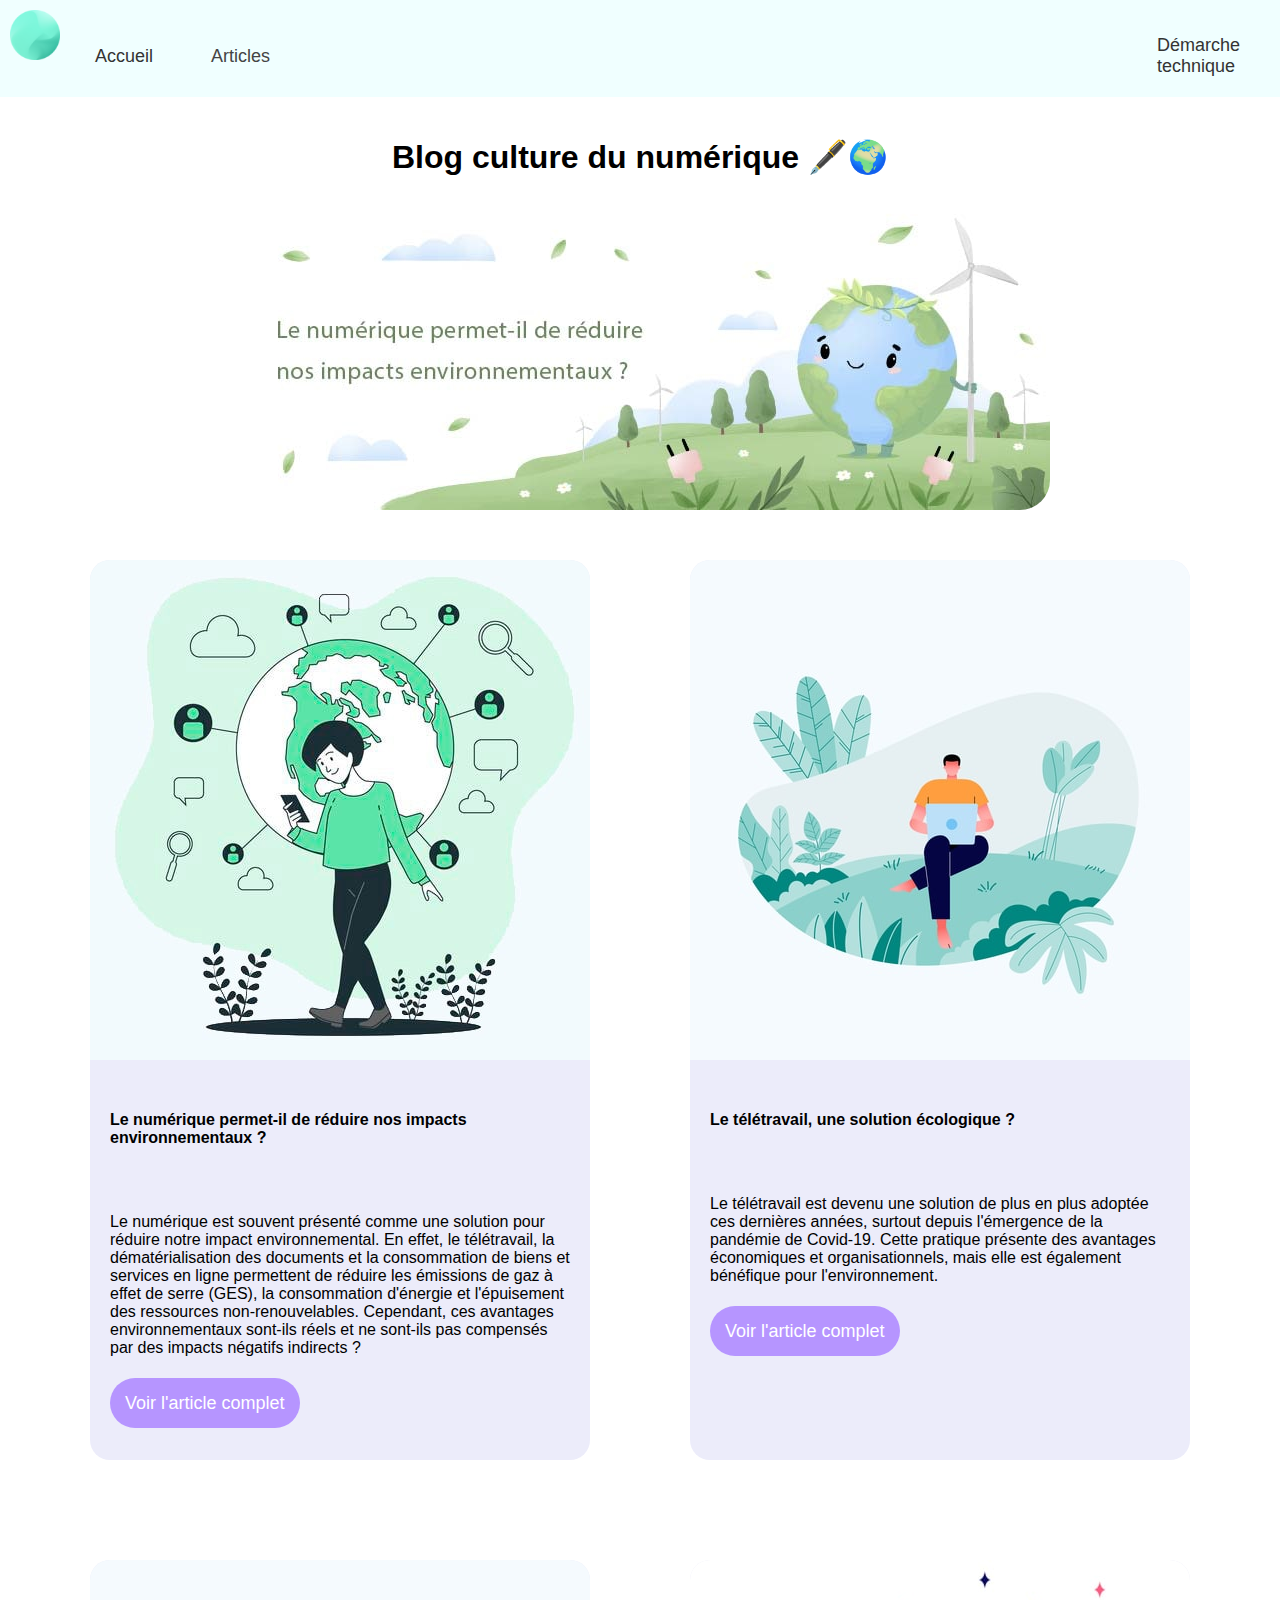
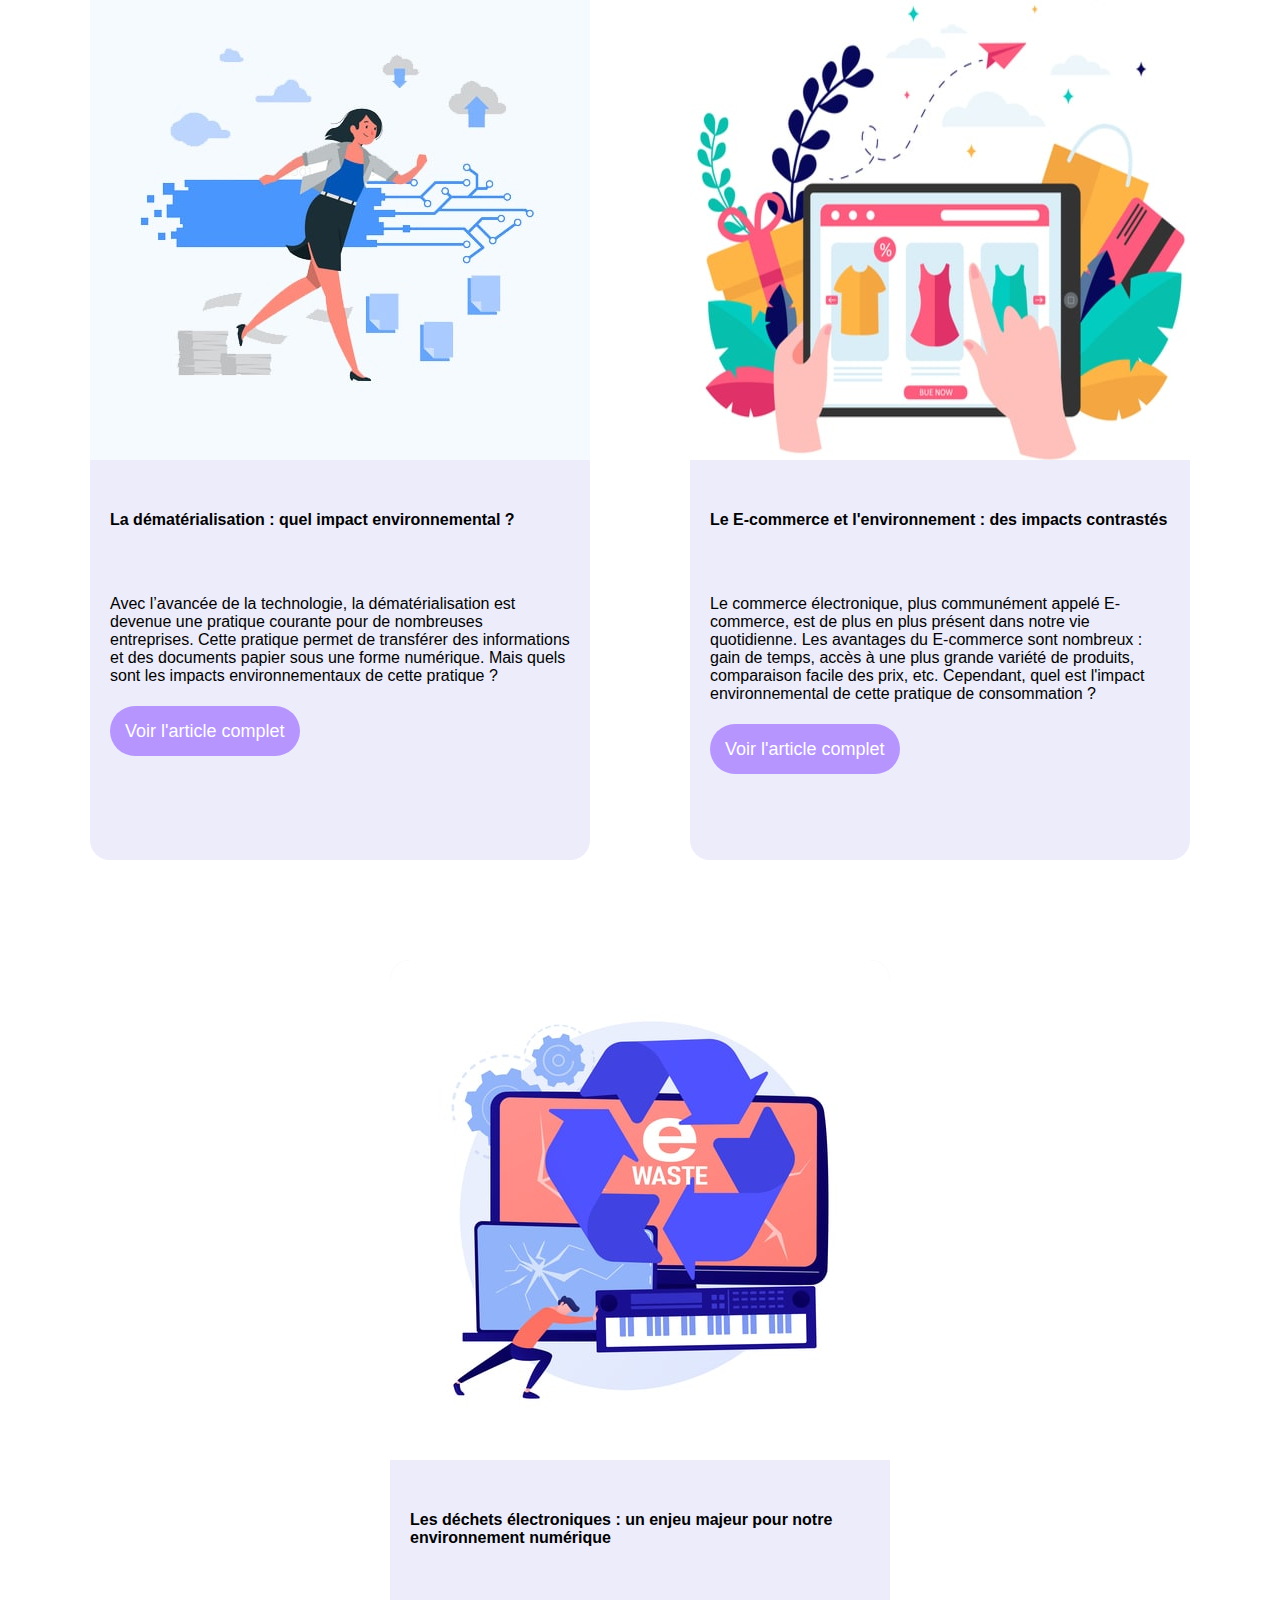
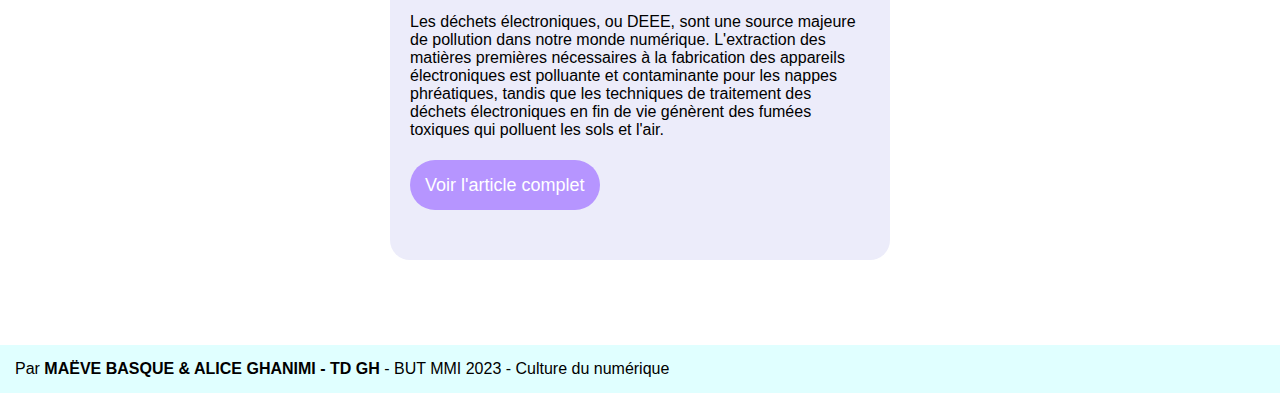
<file: index.html>
<!DOCTYPE html>
<html lang="fr">
  <head>
    <meta charset="UTF-8">
    <meta name="viewport" content="width=device-width, initial-scale=1.0">
    <link rel="stylesheet" href="css/style.css">
    <script src="js/script.js"></script>
    <title>Blog culture du numérique</title>
  </head>
  <body>

    <!-- Menu -->
    <nav>
      <a href="index.html"><img id="logo" src="images/logo.png" alt="Logo"></a>
      <ul id="ul-container">
        <li class="hover">
          <a id="acceuil" href="index.html">Accueil</a>
        </li>
        <!-- https://www.w3schools.com/howto/howto_js_collapsible.asp -->
        <li>
          <button type="button" class="hover collapsible">Articles</button>
          <ul class="content">
            <li><a href="article.html">Le numérique permet-il de réduire nos impacts environnementaux ?</a></li>
            <li><a href="article2.html">Le télétravail, une solution écologique ?</a></li>
            <li><a href="article3.html">La dématérialisation : quel impact environnemental ?</a></li>
            <li><a href="article4.html">Le E-commerce et l'environnement : des impacts contrastés</a></li>
            <li><a href="article5.html">Les déchets électroniques : un enjeu majeur pour notre environnement numérique</a></li>
          </ul>
        </li>
        <li class="hover">
          <a href="technique.html">Démarche technique</a>
        </li>
      </ul>
    </nav>

    <div id="index-container">
        <h1>Blog culture du numérique 🖋️🌍</h1>
        <img id="header" src="images/header.jpg" alt="header">
      <!-- Articles -->
      <main class="main">
      <div class="article">
        <img src="images/article_1.jpg" alt="description de la photo">
        <div>
          <h5>Le numérique permet-il de réduire nos impacts environnementaux ?</h5>
          <p>Le numérique est souvent présenté comme une solution pour réduire notre impact environnemental. En effet, le télétravail, la dématérialisation des documents et la consommation de biens et services en ligne permettent de réduire les émissions de gaz à effet de serre (GES), la consommation d'énergie et l'épuisement des ressources non-renouvelables. Cependant, ces avantages environnementaux sont-ils réels et ne sont-ils pas compensés par des impacts négatifs indirects ?</p>
          <a href="article.html">Voir l'article complet</a>
        </div>
      </div>

     <div class="article">
        <img src="images/article_2.jpg" alt="description de la photo">
        <div>
          <h5>Le télétravail, une solution écologique ?</h5>
          <p>Le télétravail est devenu une solution de plus en plus adoptée ces dernières années, surtout depuis l'émergence de la pandémie de Covid-19. Cette pratique présente des avantages économiques et organisationnels, mais elle est également bénéfique pour l'environnement.</p>
          <a href="article2.html">Voir l'article complet</a>
        </div>
      </div>

      <div class="article">
        <img src="images/article_3.jpg" alt="description de la photo">
        <div>
          <h5>La dématérialisation : quel impact environnemental ?</h5>
          <p>Avec l’avancée de la technologie, la dématérialisation est devenue une pratique courante pour de nombreuses entreprises. Cette pratique permet de transférer des informations et des documents papier sous une forme numérique. Mais quels sont les impacts environnementaux de cette pratique ?</p>
          <a href="article3.html">Voir l'article complet</a>
        </div>
      </div>
      <div class="article">
        <img src="images/article_4.jpg" alt="description de la photo">
        <div>
          <h5>Le E-commerce et l'environnement : des impacts contrastés</h5>
          <p>Le commerce électronique, plus communément appelé E-commerce, est de plus en plus présent dans notre vie quotidienne. Les avantages du E-commerce sont nombreux : gain de temps, accès à une plus grande variété de produits, comparaison facile des prix, etc. Cependant, quel est l'impact environnemental de cette pratique de consommation ?</p>
          <a href="article4.html">Voir l'article complet</a>
        </div>
      </div>
      <div class="article">
        <img src="images/article_5.jpg" alt="description de la photo">
        <div>
          <h5>Les déchets électroniques : un enjeu majeur pour notre environnement numérique</h5>
          <p>Les déchets électroniques, ou DEEE, sont une source majeure de pollution dans notre monde numérique. L'extraction des matières premières nécessaires à la fabrication des appareils électroniques est polluante et contaminante pour les nappes phréatiques, tandis que les techniques de traitement des déchets électroniques en fin de vie génèrent des fumées toxiques qui polluent les sols et l'air.</p>
          <a href="article5.html">Voir l'article complet</a>
        </div>
      </div>
    </main>
    </div>
  <!-- Footer -->
    <footer>
      <p>Par <span style="font-weight: bold; text-transform: uppercase;">Maëve Basque & Alice Ghanimi - TD GH</span> - BUT MMI 2023 - Culture du numérique</p>
    </footer>
</body>
</html>
</file>
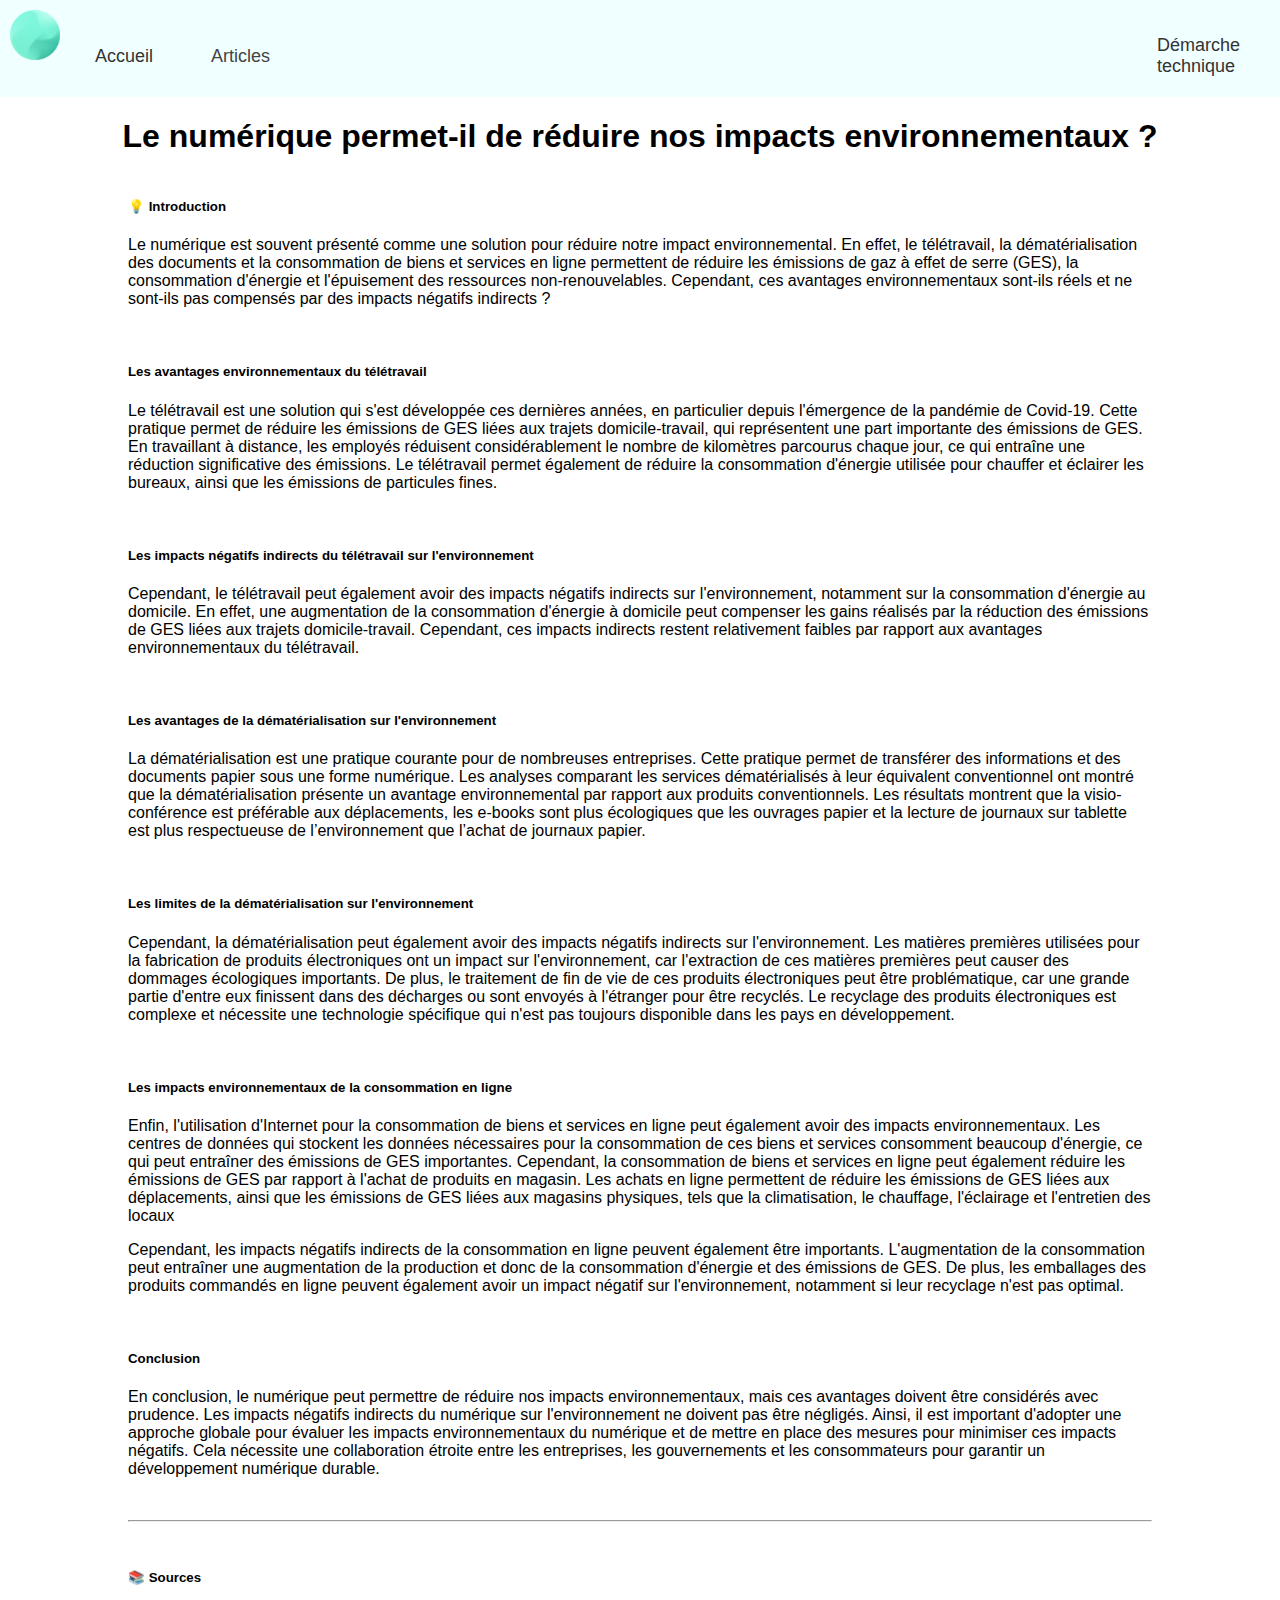
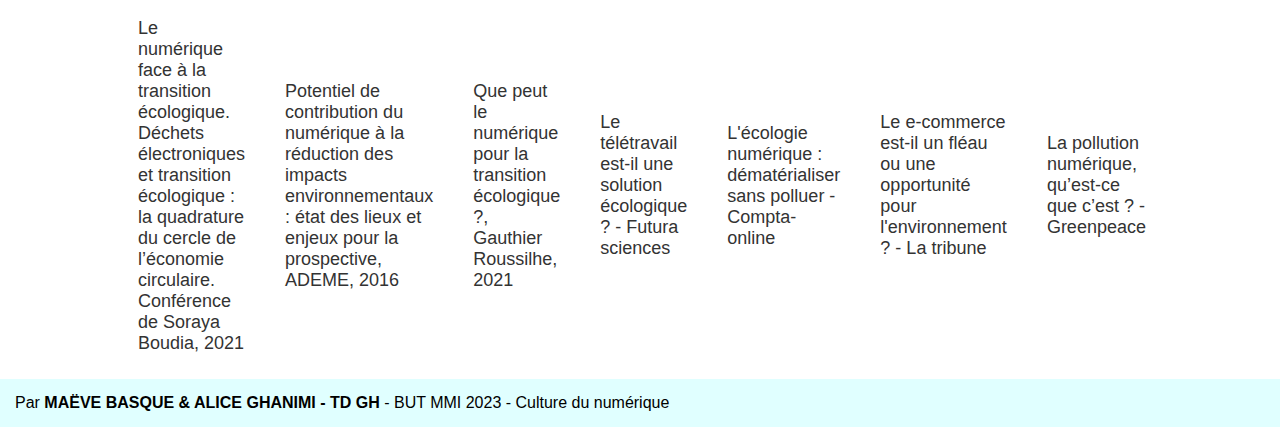
<file: article.html>
<!DOCTYPE html>
<html lang="fr">
  <head>
    <meta charset="UTF-8">
    <meta name="viewport" content="width=device-width, initial-scale=1.0">
    <link rel="stylesheet" href="css/style.css">
    <script src="js/script.js"></script>
    <title>Blog culture du numérique</title>
  </head>
  <body>
     <!-- Menu -->
     <nav>
       <a href="index.html"><img id="logo" src="images/logo.png" alt="Logo"></a>
       <ul id="ul-container">
         <li class="hover">
           <a id="acceuil" href="index.html">Accueil</a>
         </li>
         <!-- https://www.w3schools.com/howto/howto_js_collapsible.asp -->
         <li>
           <button type="button" class="hover collapsible">Articles</button>
           <ul class="content">
             <li><a href="article.html">Le numérique permet-il de réduire nos impacts environnementaux ?</a></li>
             <li><a href="article2.html">Le télétravail, une solution écologique ?</a></li>
             <li><a href="article3.html">La dématérialisation : quel impact environnemental ?</a></li>
             <li><a href="article4.html">Le E-commerce et l'environnement : des impacts contrastés</a></li>
             <li><a href="article5.html">Les déchets électroniques : un enjeu majeur pour notre environnement numérique</a></li>
           </ul>
         </li>
         <li class="hover">
           <a href="technique.html">Démarche technique</a>
         </li>
       </ul>
     </nav>

    <div>
        <h1>Le numérique permet-il de réduire nos impacts environnementaux ?</h1>
      <!-- Articles -->
     <div class="main">
      <div class="article-complet">
        <div>
          <h5>💡 Introduction</h5>
          <p>Le numérique est souvent présenté comme une solution pour réduire notre impact environnemental. En effet, le télétravail, la dématérialisation des documents et la consommation de biens et services en ligne permettent de réduire les émissions de gaz à effet de serre (GES), la consommation d'énergie et l'épuisement des ressources non-renouvelables. Cependant, ces avantages environnementaux sont-ils réels et ne sont-ils pas compensés par des impacts négatifs indirects ?</p>
          <br>
          <h5>Les avantages environnementaux du télétravail</h5>
          <p>Le télétravail est une solution qui s'est développée ces dernières années, en particulier depuis l'émergence de la pandémie de Covid-19. Cette pratique permet de réduire les émissions de GES liées aux trajets domicile-travail, qui représentent une part importante des émissions de GES. En travaillant à distance, les employés réduisent considérablement le nombre de kilomètres parcourus chaque jour, ce qui entraîne une réduction significative des émissions. Le télétravail permet également de réduire la consommation d'énergie utilisée pour chauffer et éclairer les bureaux, ainsi que les émissions de particules fines.</p>
          <br>
          <h5>Les impacts négatifs indirects du télétravail sur l'environnement</h5>
          <P>Cependant, le télétravail peut également avoir des impacts négatifs indirects sur l'environnement, notamment sur la consommation d'énergie au domicile. En effet, une augmentation de la consommation d'énergie à domicile peut compenser les gains réalisés par la réduction des émissions de GES liées aux trajets domicile-travail. Cependant, ces impacts indirects restent relativement faibles par rapport aux avantages environnementaux du télétravail.</p>
          <br>
          <h5>Les avantages de la dématérialisation sur l'environnement</h5>
          <P>La dématérialisation est une pratique courante pour de nombreuses entreprises. Cette pratique permet de transférer des informations et des documents papier sous une forme numérique. Les analyses comparant les services dématérialisés à leur équivalent conventionnel ont montré que la dématérialisation présente un avantage environnemental par rapport aux produits conventionnels. Les résultats montrent que la visio-conférence est préférable aux déplacements, les e-books sont plus écologiques que les ouvrages papier et la lecture de journaux sur tablette est plus respectueuse de l’environnement que l’achat de journaux papier.</p>
          <br>
          <h5>Les limites de la dématérialisation sur l'environnement</h5>
          <p>Cependant, la dématérialisation peut également avoir des impacts négatifs indirects sur l'environnement. Les matières premières utilisées pour la fabrication de produits électroniques ont un impact sur l'environnement, car l'extraction de ces matières premières peut causer des dommages écologiques importants. De plus, le traitement de fin de vie de ces produits électroniques peut être problématique, car une grande partie d'entre eux finissent dans des décharges ou sont envoyés à l'étranger pour être recyclés. Le recyclage des produits électroniques est complexe et nécessite une technologie spécifique qui n'est pas toujours disponible dans les pays en développement.</p>
          <br>
          <h5>Les impacts environnementaux de la consommation en ligne</h5>
          <p>Enfin, l'utilisation d'Internet pour la consommation de biens et services en ligne peut également avoir des impacts environnementaux. Les centres de données qui stockent les données nécessaires pour la consommation de ces biens et services consomment beaucoup d'énergie, ce qui peut entraîner des émissions de GES importantes. Cependant, la consommation de biens et services en ligne peut également réduire les émissions de GES par rapport à l'achat de produits en magasin. Les achats en ligne permettent de réduire les émissions de GES liées aux déplacements, ainsi que les émissions de GES liées aux magasins physiques, tels que la climatisation, le chauffage, l'éclairage et l'entretien des locaux</p>
          <p>Cependant, les impacts négatifs indirects de la consommation en ligne peuvent également être importants. L'augmentation de la consommation peut entraîner une augmentation de la production et donc de la consommation d'énergie et des émissions de GES. De plus, les emballages des produits commandés en ligne peuvent également avoir un impact négatif sur l'environnement, notamment si leur recyclage n'est pas optimal.</p>
          <br>
          <h5>Conclusion</h5>
          <p>En conclusion, le numérique peut permettre de réduire nos impacts environnementaux, mais ces avantages doivent être considérés avec prudence. Les impacts négatifs indirects du numérique sur l'environnement ne doivent pas être négligés. Ainsi, il est important d'adopter une approche globale pour évaluer les impacts environnementaux du numérique et de mettre en place des mesures pour minimiser ces impacts négatifs. Cela nécessite une collaboration étroite entre les entreprises, les gouvernements et les consommateurs pour garantir un développement numérique durable.</p>
          <br>
          <hr>
          <br>
          <h5>📚 Sources</h5>
          <ul>
            <li><a href="https://tubedu.org/w/6dd9eab4-3b09-4427-bebd-fb86c14eb697" target="_blank">Le numérique face à la transition écologique. Déchets électroniques et transition écologique : la quadrature du cercle de l’économie circulaire. Conférence de Soraya Boudia, 2021</a></li>
            <li><a href="https://www.eco-conception.fr/data/sources/users/7/ademecontributiondunumeriquesynthese.pdf " target="_blank">Potentiel de contribution du numérique à la réduction des impacts environnementaux : état des lieux et enjeux pour la prospective, ADEME, 2016</a></li>
            <li><a href="https://gauthierroussilhe.com/ressources/que-peut-le-numerique-pour-la-transition-ecologique" target="_blank">Que peut le numérique pour la transition écologique ?, Gauthier Roussilhe, 2021</a></li>
            <li><a href="https://www.futura-sciences.com/sciences/actualites/emploi-teletravail-il-solution-ecologique-92107/" target="_blank">Le télétravail est-il une solution écologique ? - Futura sciences</a></li>
            <li><a href="https://www.compta-online.com/ecologie-numerique-ao5847" target="_blank">L'écologie numérique : dématérialiser sans polluer - Compta-online</a></li>
            <li><a href="https://www.latribune.fr/entreprises-finance/transitions-ecologiques/le-e-commerce-est-il-un-fleau-ou-une-opportunite-pour-l-environnement-902303.html" target="_blank">Le e-commerce est-il un fléau ou une opportunité pour l'environnement ? - La tribune</a></li>
            <li><a href="https://www.greenpeace.fr/la-pollution-numerique/" target="_blank">La pollution numérique, qu’est-ce que c’est ? - Greenpeace</a></li>
          </ul>
        </div>
      </div>
    </div>
  </div>

  <!-- Footer -->
    <footer>
      <p>Par <span style="font-weight: bold; text-transform: uppercase;">Maëve Basque & Alice Ghanimi - TD GH</span> - BUT MMI 2023 - Culture du numérique</p>
    </footer>

  </body>
</html>
</file>
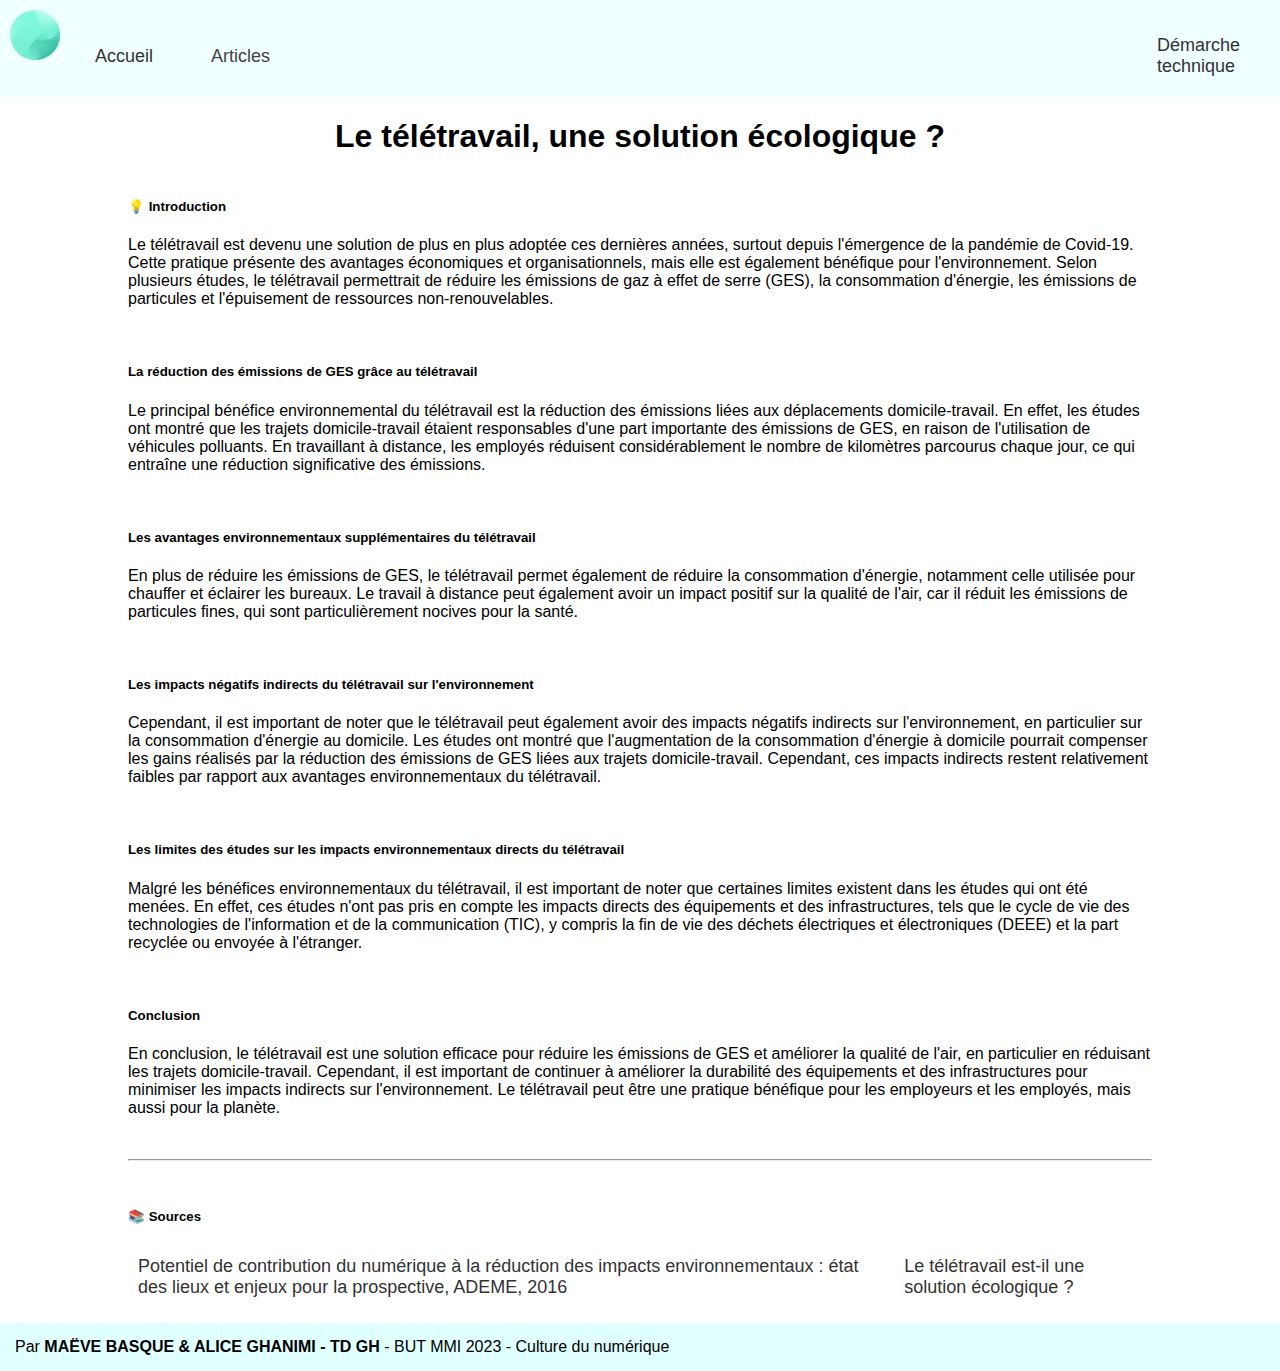
<file: article2.html>
<!DOCTYPE html>
<html lang="fr">
  <head>
    <meta charset="UTF-8">
    <meta name="viewport" content="width=device-width, initial-scale=1.0">
    <link rel="stylesheet" href="css/style.css">
    <script src="js/script.js"></script>
    <title>Blog culture du numérique</title>
  </head>
  <body>
     <!-- Menu -->
     <nav>
       <a href="index.html"><img id="logo" src="images/logo.png" alt="Logo"></a>
       <ul id="ul-container">
         <li class="hover">
           <a id="acceuil" href="index.html">Accueil</a>
         </li>
         <!-- https://www.w3schools.com/howto/howto_js_collapsible.asp -->
         <li>
           <button type="button" class="hover collapsible">Articles</button>
           <ul class="content">
             <li><a href="article.html">Le numérique permet-il de réduire nos impacts environnementaux ?</a></li>
             <li><a href="article2.html">Le télétravail, une solution écologique ?</a></li>
             <li><a href="article3.html">La dématérialisation : quel impact environnemental ?</a></li>
             <li><a href="article4.html">Le E-commerce et l'environnement : des impacts contrastés</a></li>
             <li><a href="article5.html">Les déchets électroniques : un enjeu majeur pour notre environnement numérique</a></li>
           </ul>
         </li>
         <li class="hover">
           <a href="technique.html">Démarche technique</a>
         </li>
       </ul>
     </nav>

    <div>
        <h1>Le télétravail, une solution écologique ?</h1>
      <!-- Articles -->
      <div class="main">
       <div class="article-complet">
        <div>
          <h5>💡 Introduction</h5>
          <p>Le télétravail est devenu une solution de plus en plus adoptée ces dernières années, surtout depuis l'émergence de la pandémie de Covid-19. Cette pratique présente des avantages économiques et organisationnels, mais elle est également bénéfique pour l'environnement. Selon plusieurs études, le télétravail permettrait de réduire les émissions de gaz à effet de serre (GES), la consommation d'énergie, les émissions de particules et l'épuisement de ressources non-renouvelables.</p>
          <br>
          <h5>La réduction des émissions de GES grâce au télétravail</h5>
          <p>Le principal bénéfice environnemental du télétravail est la réduction des émissions liées aux déplacements domicile-travail. En effet, les études ont montré que les trajets domicile-travail étaient responsables d'une part importante des émissions de GES, en raison de l'utilisation de véhicules polluants. En travaillant à distance, les employés réduisent considérablement le nombre de kilomètres parcourus chaque jour, ce qui entraîne une réduction significative des émissions.</p>
          <br>
          <h5>Les avantages environnementaux supplémentaires du télétravail</h5>
          <P>En plus de réduire les émissions de GES, le télétravail permet également de réduire la consommation d'énergie, notamment celle utilisée pour chauffer et éclairer les bureaux. Le travail à distance peut également avoir un impact positif sur la qualité de l'air, car il réduit les émissions de particules fines, qui sont particulièrement nocives pour la santé.</p>
          <br>
          <h5>Les impacts négatifs indirects du télétravail sur l'environnement</h5>
          <P>Cependant, il est important de noter que le télétravail peut également avoir des impacts négatifs indirects sur l'environnement, en particulier sur la consommation d'énergie au domicile. Les études ont montré que l'augmentation de la consommation d'énergie à domicile pourrait compenser les gains réalisés par la réduction des émissions de GES liées aux trajets domicile-travail. Cependant, ces impacts indirects restent relativement faibles par rapport aux avantages environnementaux du télétravail.</p>
          <br>
          <h5>Les limites des études sur les impacts environnementaux directs du télétravail</h5>
          <p>Malgré les bénéfices environnementaux du télétravail, il est important de noter que certaines limites existent dans les études qui ont été menées. En effet, ces études n'ont pas pris en compte les impacts directs des équipements et des infrastructures, tels que le cycle de vie des technologies de l'information et de la communication (TIC), y compris la fin de vie des déchets électriques et électroniques (DEEE) et la part recyclée ou envoyée à l'étranger.</p>
          <br>
          <h5>Conclusion</h5>
          <p>En conclusion, le télétravail est une solution efficace pour réduire les émissions de GES et améliorer la qualité de l'air, en particulier en réduisant les trajets domicile-travail. Cependant, il est important de continuer à améliorer la durabilité des équipements et des infrastructures pour minimiser les impacts indirects sur l'environnement. Le télétravail peut être une pratique bénéfique pour les employeurs et les employés, mais aussi pour la planète.</p>
          <br>
          <hr>
          <br>
          <h5>📚 Sources</h5>
          <ul>
            <li><a href="https://www.eco-conception.fr/data/sources/users/7/ademecontributiondunumeriquesynthese.pdf " target="_blank">Potentiel de contribution du numérique à la réduction des impacts environnementaux : état des lieux et enjeux pour la prospective, ADEME, 2016</a></li>
            <li><a href="https://www.futura-sciences.com/sciences/actualites/emploi-teletravail-il-solution-ecologique-92107/" target="_blank">Le télétravail est-il une solution écologique ?</a></li>
          </ul>
        </div>
      </div>
    </div>
  </div>

  <!-- Footer -->
    <footer>
      <p>Par <span style="font-weight: bold; text-transform: uppercase;">Maëve Basque & Alice Ghanimi - TD GH</span> - BUT MMI 2023 - Culture du numérique</p>
    </footer>

  </body>
</html>
</file>
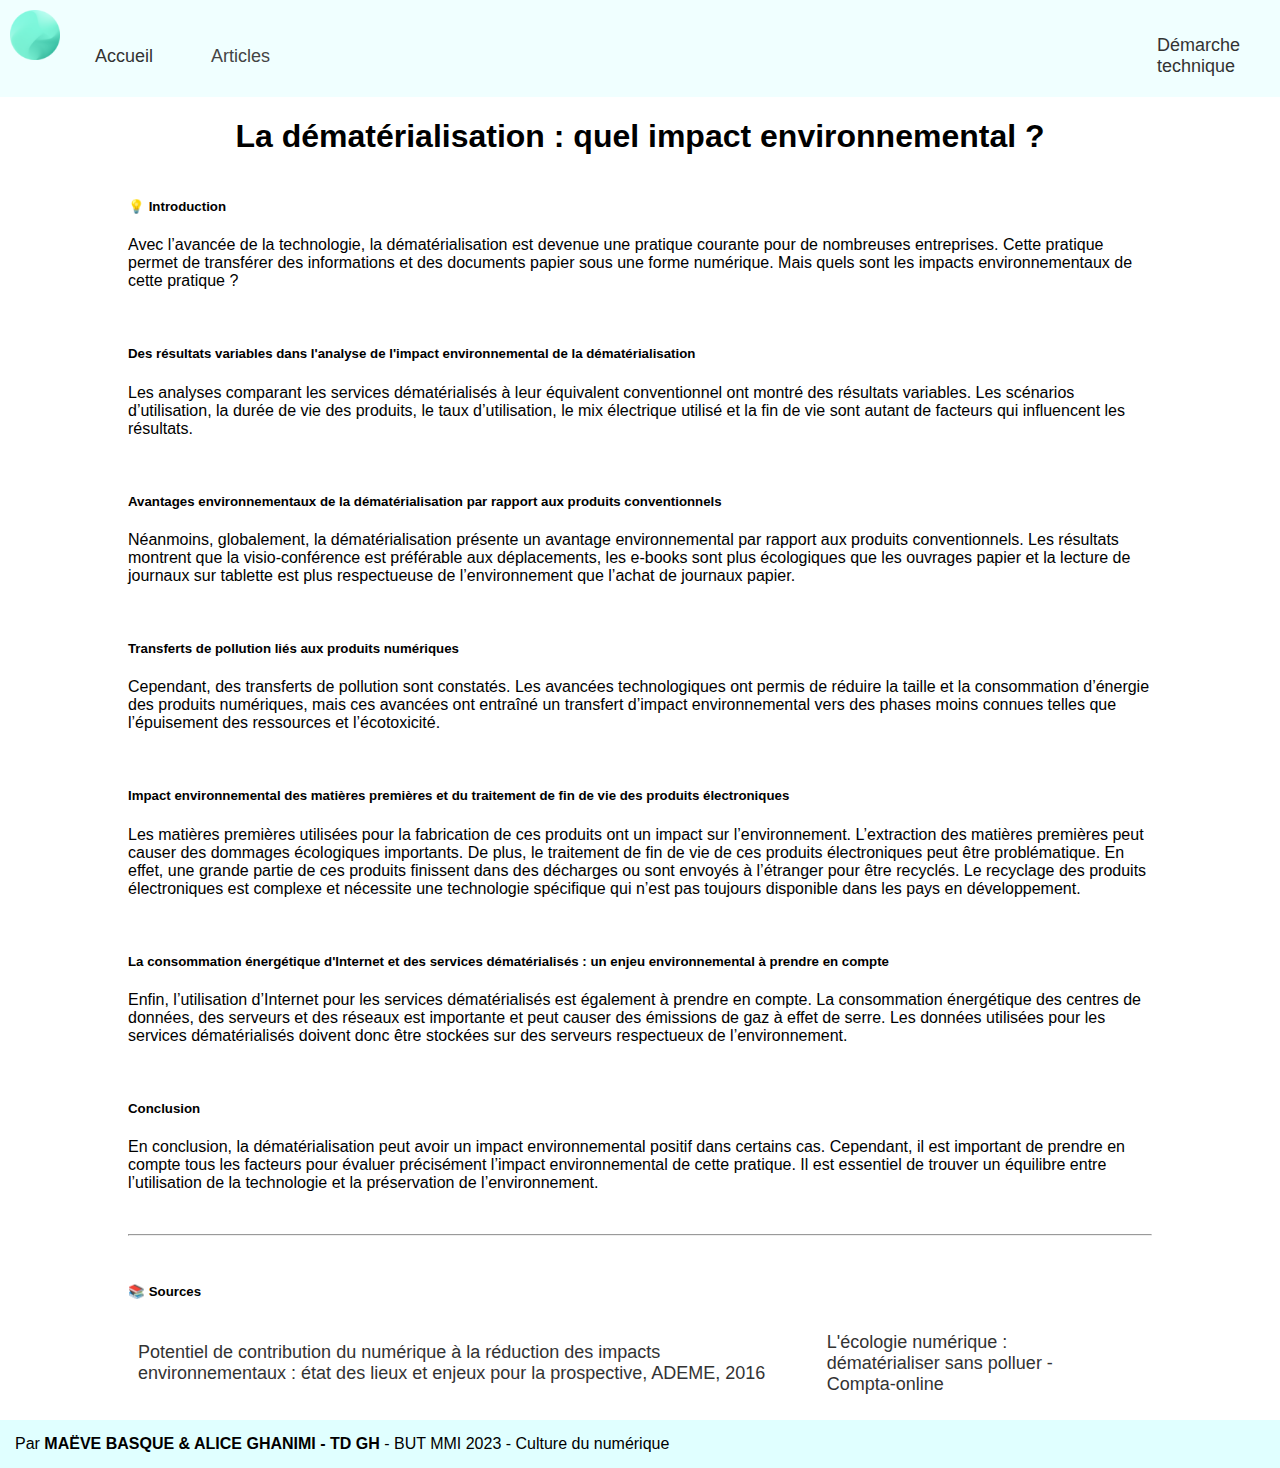
<file: article3.html>
<!DOCTYPE html>
<html lang="fr">
  <head>
    <meta charset="UTF-8">
    <meta name="viewport" content="width=device-width, initial-scale=1.0">
    <link rel="stylesheet" href="css/style.css">
    <script src="js/script.js"></script>
    <title>Blog culture du numérique</title>
  </head>
  <body>
     <!-- Menu -->
     <nav>
       <a href="index.html"><img id="logo" src="images/logo.png" alt="Logo"></a>
       <ul id="ul-container">
         <li class="hover">
           <a id="acceuil" href="index.html">Accueil</a>
         </li>
         <!-- https://www.w3schools.com/howto/howto_js_collapsible.asp -->
         <li>
           <button type="button" class="hover collapsible">Articles</button>
           <ul class="content">
             <li><a href="article.html">Le numérique permet-il de réduire nos impacts environnementaux ?</a></li>
             <li><a href="article2.html">Le télétravail, une solution écologique ?</a></li>
             <li><a href="article3.html">La dématérialisation : quel impact environnemental ?</a></li>
             <li><a href="article4.html">Le E-commerce et l'environnement : des impacts contrastés</a></li>
             <li><a href="article5.html">Les déchets électroniques : un enjeu majeur pour notre environnement numérique</a></li>
           </ul>
         </li>
         <li class="hover">
           <a href="technique.html">Démarche technique</a>
         </li>
       </ul>
     </nav>

    <div>
        <h1>La dématérialisation : quel impact environnemental ?</h1>
      <!-- Articles -->
      <div class="main">
       <div class="article-complet">
        <div>
          <h5>💡 Introduction</h5>
          <p>Avec l’avancée de la technologie, la dématérialisation est devenue une pratique courante pour de nombreuses entreprises. Cette pratique permet de transférer des informations et des documents papier sous une forme numérique. Mais quels sont les impacts environnementaux de cette pratique ?</p>
          <br>
          <h5>Des résultats variables dans l'analyse de l'impact environnemental de la dématérialisation</h5>
          <p>Les analyses comparant les services dématérialisés à leur équivalent conventionnel ont montré des résultats variables. Les scénarios d’utilisation, la durée de vie des produits, le taux d’utilisation, le mix électrique utilisé et la fin de vie sont autant de facteurs qui influencent les résultats.</p>
          <br>
          <h5>Avantages environnementaux de la dématérialisation par rapport aux produits conventionnels</h5>
          <P>Néanmoins, globalement, la dématérialisation présente un avantage environnemental par rapport aux produits conventionnels. Les résultats montrent que la visio-conférence est préférable aux déplacements, les e-books sont plus écologiques que les ouvrages papier et la lecture de journaux sur tablette est plus respectueuse de l’environnement que l’achat de journaux papier.</p>
          <br>
          <h5>Transferts de pollution liés aux produits numériques</h5>
          <P>Cependant, des transferts de pollution sont constatés. Les avancées technologiques ont permis de réduire la taille et la consommation d’énergie des produits numériques, mais ces avancées ont entraîné un transfert d’impact environnemental vers des phases moins connues telles que l’épuisement des ressources et l’écotoxicité.</p>
          <br>
          <h5>Impact environnemental des matières premières et du traitement de fin de vie des produits électroniques</h5>
          <p>Les matières premières utilisées pour la fabrication de ces produits ont un impact sur l’environnement. L’extraction des matières premières peut causer des dommages écologiques importants. De plus, le traitement de fin de vie de ces produits électroniques peut être problématique. En effet, une grande partie de ces produits finissent dans des décharges ou sont envoyés à l’étranger pour être recyclés. Le recyclage des produits électroniques est complexe et nécessite une technologie spécifique qui n’est pas toujours disponible dans les pays en développement.</p>
          <br>
          <h5>La consommation énergétique d'Internet et des services dématérialisés : un enjeu environnemental à prendre en compte</h5>
          <p>Enfin, l’utilisation d’Internet pour les services dématérialisés est également à prendre en compte. La consommation énergétique des centres de données, des serveurs et des réseaux est importante et peut causer des émissions de gaz à effet de serre. Les données utilisées pour les services dématérialisés doivent donc être stockées sur des serveurs respectueux de l’environnement.</p>
          <br>
          <h5>Conclusion</h5>
          <p>En conclusion, la dématérialisation peut avoir un impact environnemental positif dans certains cas. Cependant, il est important de prendre en compte tous les facteurs pour évaluer précisément l’impact environnemental de cette pratique. Il est essentiel de trouver un équilibre entre l’utilisation de la technologie et la préservation de l’environnement.</p>
          <br>
          <hr>
          <br>
          <h5>📚 Sources</h5>
          <ul>
            <li><a href="https://www.eco-conception.fr/data/sources/users/7/ademecontributiondunumeriquesynthese.pdf " target="_blank">Potentiel de contribution du numérique à la réduction des impacts environnementaux : état des lieux et enjeux pour la prospective, ADEME, 2016</a></li>
            <li><a href="https://www.compta-online.com/ecologie-numerique-ao5847" target="_blank">L'écologie numérique : dématérialiser sans polluer - Compta-online</a></li>
          </ul>
        </div>
      </div>
    </div>
  </div>

  <!-- Footer -->
    <footer>
      <p>Par <span style="font-weight: bold; text-transform: uppercase;">Maëve Basque & Alice Ghanimi - TD GH</span> - BUT MMI 2023 - Culture du numérique</p>
    </footer>

  </body>
</html>
</file>
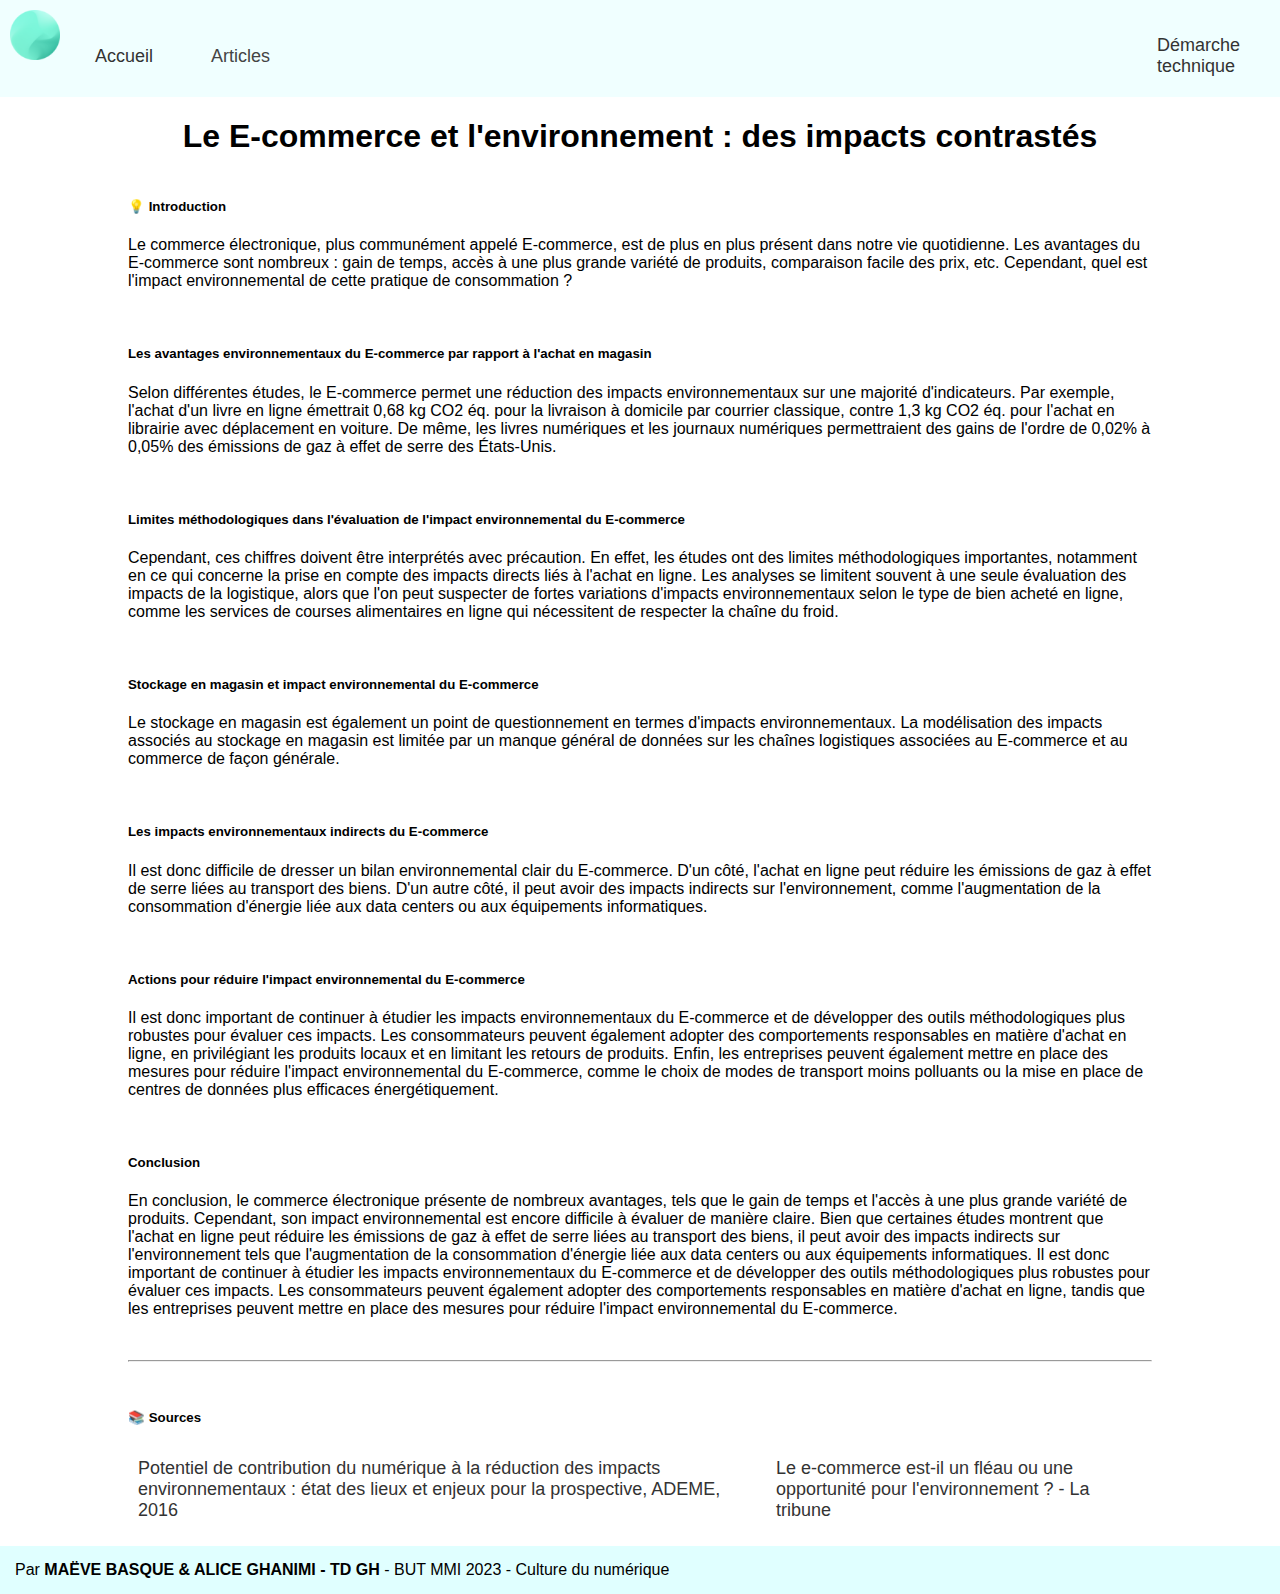
<file: article4.html>
<!DOCTYPE html>
<html lang="fr">
  <head>
    <meta charset="UTF-8">
    <meta name="viewport" content="width=device-width, initial-scale=1.0">
    <link rel="stylesheet" href="css/style.css">
    <script src="js/script.js"></script>
    <title>Blog culture du numérique</title>
  </head>
  <body>
     <!-- Menu -->
     <nav>
       <a href="index.html"><img id="logo" src="images/logo.png" alt="Logo"></a>
       <ul id="ul-container">
         <li class="hover">
           <a id="acceuil" href="index.html">Accueil</a>
         </li>
         <!-- https://www.w3schools.com/howto/howto_js_collapsible.asp -->
         <li>
           <button type="button" class="hover collapsible">Articles</button>
           <ul class="content">
             <li><a href="article.html">Le numérique permet-il de réduire nos impacts environnementaux ?</a></li>
             <li><a href="article2.html">Le télétravail, une solution écologique ?</a></li>
             <li><a href="article3.html">La dématérialisation : quel impact environnemental ?</a></li>
             <li><a href="article4.html">Le E-commerce et l'environnement : des impacts contrastés</a></li>
             <li><a href="article5.html">Les déchets électroniques : un enjeu majeur pour notre environnement numérique</a></li>
           </ul>
         </li>
         <li class="hover">
           <a href="technique.html">Démarche technique</a>
         </li>
       </ul>
     </nav>

    <div>
        <h1>Le E-commerce et l'environnement : des impacts contrastés</h1>
      <!-- Articles -->
      <div class="main">
       <div class="article-complet">
        <div>
          <h5>💡 Introduction</h5>
          <p>Le commerce électronique, plus communément appelé E-commerce, est de plus en plus présent dans notre vie quotidienne. Les avantages du E-commerce sont nombreux : gain de temps, accès à une plus grande variété de produits, comparaison facile des prix, etc. Cependant, quel est l'impact environnemental de cette pratique de consommation ?</p>
          <br>
          <h5>Les avantages environnementaux du E-commerce par rapport à l'achat en magasin</h5>
          <p>Selon différentes études, le E-commerce permet une réduction des impacts environnementaux sur une majorité d'indicateurs. Par exemple, l'achat d'un livre en ligne émettrait 0,68 kg CO2 éq. pour la livraison à domicile par courrier classique, contre 1,3 kg CO2 éq. pour l'achat en librairie avec déplacement en voiture. De même, les livres numériques et les journaux numériques permettraient des gains de l'ordre de 0,02% à 0,05% des émissions de gaz à effet de serre des États-Unis.</p>
          <br>
          <h5>Limites méthodologiques dans l'évaluation de l'impact environnemental du E-commerce</h5>
          <P>Cependant, ces chiffres doivent être interprétés avec précaution. En effet, les études ont des limites méthodologiques importantes, notamment en ce qui concerne la prise en compte des impacts directs liés à l'achat en ligne. Les analyses se limitent souvent à une seule évaluation des impacts de la logistique, alors que l'on peut suspecter de fortes variations d'impacts environnementaux selon le type de bien acheté en ligne, comme les services de courses alimentaires en ligne qui nécessitent de respecter la chaîne du froid.</p>
          <br>
          <h5>Stockage en magasin et impact environnemental du E-commerce</h5>
          <P>Le stockage en magasin est également un point de questionnement en termes d'impacts environnementaux. La modélisation des impacts associés au stockage en magasin est limitée par un manque général de données sur les chaînes logistiques associées au E-commerce et au commerce de façon générale.</p>
          <br>
          <h5>Les impacts environnementaux indirects du E-commerce</h5>
          <p>Il est donc difficile de dresser un bilan environnemental clair du E-commerce. D'un côté, l'achat en ligne peut réduire les émissions de gaz à effet de serre liées au transport des biens. D'un autre côté, il peut avoir des impacts indirects sur l'environnement, comme l'augmentation de la consommation d'énergie liée aux data centers ou aux équipements informatiques.</p>
          <br>
          <h5>Actions pour réduire l'impact environnemental du E-commerce</h5>
          <p>Il est donc important de continuer à étudier les impacts environnementaux du E-commerce et de développer des outils méthodologiques plus robustes pour évaluer ces impacts. Les consommateurs peuvent également adopter des comportements responsables en matière d'achat en ligne, en privilégiant les produits locaux et en limitant les retours de produits. Enfin, les entreprises peuvent également mettre en place des mesures pour réduire l'impact environnemental du E-commerce, comme le choix de modes de transport moins polluants ou la mise en place de centres de données plus efficaces énergétiquement.</p>
          <br>
          <h5>Conclusion</h5>
          <p>En conclusion, le commerce électronique présente de nombreux avantages, tels que le gain de temps et l'accès à une plus grande variété de produits. Cependant, son impact environnemental est encore difficile à évaluer de manière claire. Bien que certaines études montrent que l'achat en ligne peut réduire les émissions de gaz à effet de serre liées au transport des biens, il peut avoir des impacts indirects sur l'environnement tels que l'augmentation de la consommation d'énergie liée aux data centers ou aux équipements informatiques. Il est donc important de continuer à étudier les impacts environnementaux du E-commerce et de développer des outils méthodologiques plus robustes pour évaluer ces impacts. Les consommateurs peuvent également adopter des comportements responsables en matière d'achat en ligne, tandis que les entreprises peuvent mettre en place des mesures pour réduire l'impact environnemental du E-commerce.</p>
          <br>
          <hr>
          <br>
          <h5>📚 Sources</h5>
          <ul>
            <li><a href="https://www.eco-conception.fr/data/sources/users/7/ademecontributiondunumeriquesynthese.pdf " target="_blank">Potentiel de contribution du numérique à la réduction des impacts environnementaux : état des lieux et enjeux pour la prospective, ADEME, 2016</a></li>
            <li><a href="https://www.latribune.fr/entreprises-finance/transitions-ecologiques/le-e-commerce-est-il-un-fleau-ou-une-opportunite-pour-l-environnement-902303.html" target="_blank">Le e-commerce est-il un fléau ou une opportunité pour l'environnement ? - La tribune</a></li>
          </ul>
        </div>
      </div>
    </div>
  </div>

  <!-- Footer -->
    <footer>
      <p>Par <span style="font-weight: bold; text-transform: uppercase;">Maëve Basque & Alice Ghanimi - TD GH</span> - BUT MMI 2023 - Culture du numérique</p>
    </footer>

  </body>
</html>
</file>
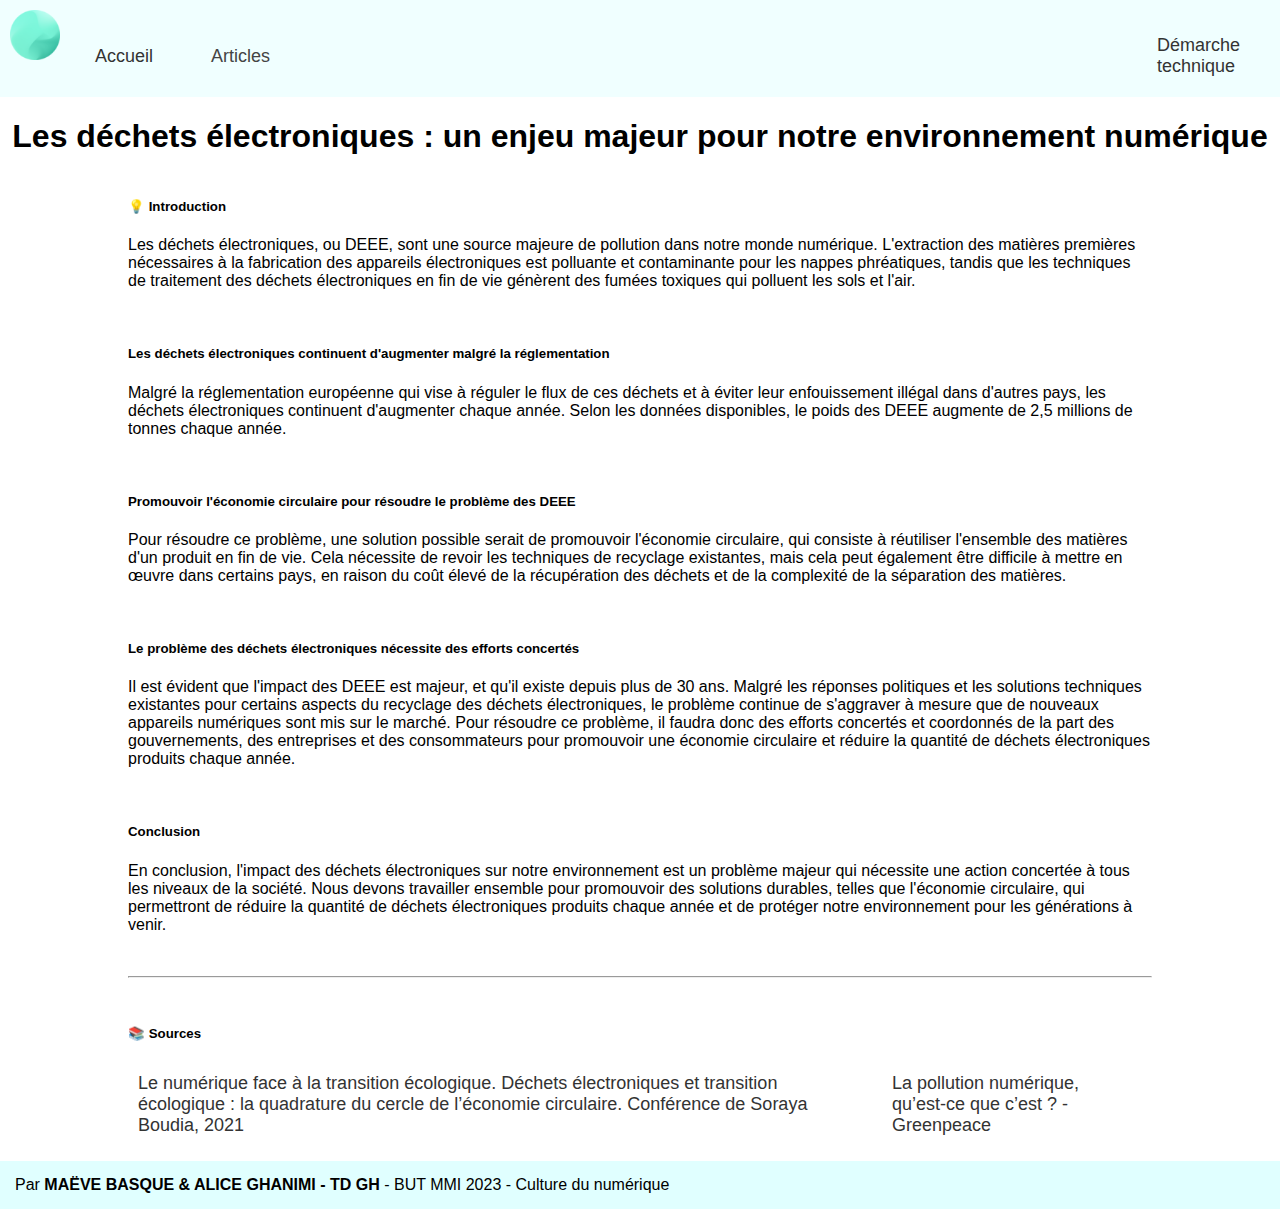
<file: article5.html>
<!DOCTYPE html>
<html lang="fr">
  <head>
    <meta charset="UTF-8">
    <meta name="viewport" content="width=device-width, initial-scale=1.0">
    <link rel="stylesheet" href="css/style.css">
    <script src="js/script.js"></script>
    <title>Blog culture du numérique</title>
  </head>
  <body>
     <!-- Menu -->
     <nav>
       <a href="index.html"><img id="logo" src="images/logo.png" alt="Logo"></a>
       <ul id="ul-container">
         <li class="hover">
           <a id="acceuil" href="index.html">Accueil</a>
         </li>
         <!-- https://www.w3schools.com/howto/howto_js_collapsible.asp -->
         <li>
           <button type="button" class="hover collapsible">Articles</button>
           <ul class="content">
             <li><a href="article.html">Le numérique permet-il de réduire nos impacts environnementaux ?</a></li>
             <li><a href="article2.html">Le télétravail, une solution écologique ?</a></li>
             <li><a href="article3.html">La dématérialisation : quel impact environnemental ?</a></li>
             <li><a href="article4.html">Le E-commerce et l'environnement : des impacts contrastés</a></li>
             <li><a href="article5.html">Les déchets électroniques : un enjeu majeur pour notre environnement numérique</a></li>
           </ul>
         </li>
         <li class="hover">
           <a href="technique.html">Démarche technique</a>
         </li>
       </ul>
     </nav>

    <div>
        <h1>Les déchets électroniques : un enjeu majeur pour notre environnement numérique</h1>
      <!-- Articles -->
      <div class="main">
       <div class="article-complet">
        <div>
          <h5>💡 Introduction</h5>
          <p>Les déchets électroniques, ou DEEE, sont une source majeure de pollution dans notre monde numérique. L'extraction des matières premières nécessaires à la fabrication des appareils électroniques est polluante et contaminante pour les nappes phréatiques, tandis que les techniques de traitement des déchets électroniques en fin de vie génèrent des fumées toxiques qui polluent les sols et l'air.</p>
          <br>
          <h5>Les déchets électroniques continuent d'augmenter malgré la réglementation</h5>
          <p>Malgré la réglementation européenne qui vise à réguler le flux de ces déchets et à éviter leur enfouissement illégal dans d'autres pays, les déchets électroniques continuent d'augmenter chaque année. Selon les données disponibles, le poids des DEEE augmente de 2,5 millions de tonnes chaque année.</p>
          <br>
          <h5>Promouvoir l'économie circulaire pour résoudre le problème des DEEE</h5>
          <P>Pour résoudre ce problème, une solution possible serait de promouvoir l'économie circulaire, qui consiste à réutiliser l'ensemble des matières d'un produit en fin de vie. Cela nécessite de revoir les techniques de recyclage existantes, mais cela peut également être difficile à mettre en œuvre dans certains pays, en raison du coût élevé de la récupération des déchets et de la complexité de la séparation des matières.</p>
          <br>
          <h5>Le problème des déchets électroniques nécessite des efforts concertés</h5>
          <P>Il est évident que l'impact des DEEE est majeur, et qu'il existe depuis plus de 30 ans. Malgré les réponses politiques et les solutions techniques existantes pour certains aspects du recyclage des déchets électroniques, le problème continue de s'aggraver à mesure que de nouveaux appareils numériques sont mis sur le marché. Pour résoudre ce problème, il faudra donc des efforts concertés et coordonnés de la part des gouvernements, des entreprises et des consommateurs pour promouvoir une économie circulaire et réduire la quantité de déchets électroniques produits chaque année.</p>
          <br>
          <h5>Conclusion</h5>
          <p>En conclusion, l'impact des déchets électroniques sur notre environnement est un problème majeur qui nécessite une action concertée à tous les niveaux de la société. Nous devons travailler ensemble pour promouvoir des solutions durables, telles que l'économie circulaire, qui permettront de réduire la quantité de déchets électroniques produits chaque année et de protéger notre environnement pour les générations à venir.</p>
          <br>
          <hr>
          <br>
          <h5>📚 Sources</h5>
          <ul>
            <li><a href="https://tubedu.org/w/6dd9eab4-3b09-4427-bebd-fb86c14eb697" target="_blank">Le numérique face à la transition écologique. Déchets électroniques et transition écologique : la quadrature du cercle de l’économie circulaire. Conférence de Soraya Boudia, 2021</a></li>
            <li><a href="https://www.greenpeace.fr/la-pollution-numerique/" target="_blank">La pollution numérique, qu’est-ce que c’est ? - Greenpeace</a></li>
          </ul>
        </div>
      </div>
    </div>
  </div>

  <!-- Footer -->
    <footer>
      <p>Par <span style="font-weight: bold; text-transform: uppercase;">Maëve Basque & Alice Ghanimi - TD GH</span> - BUT MMI 2023 - Culture du numérique</p>
    </footer>

  </body>
</html>
</file>
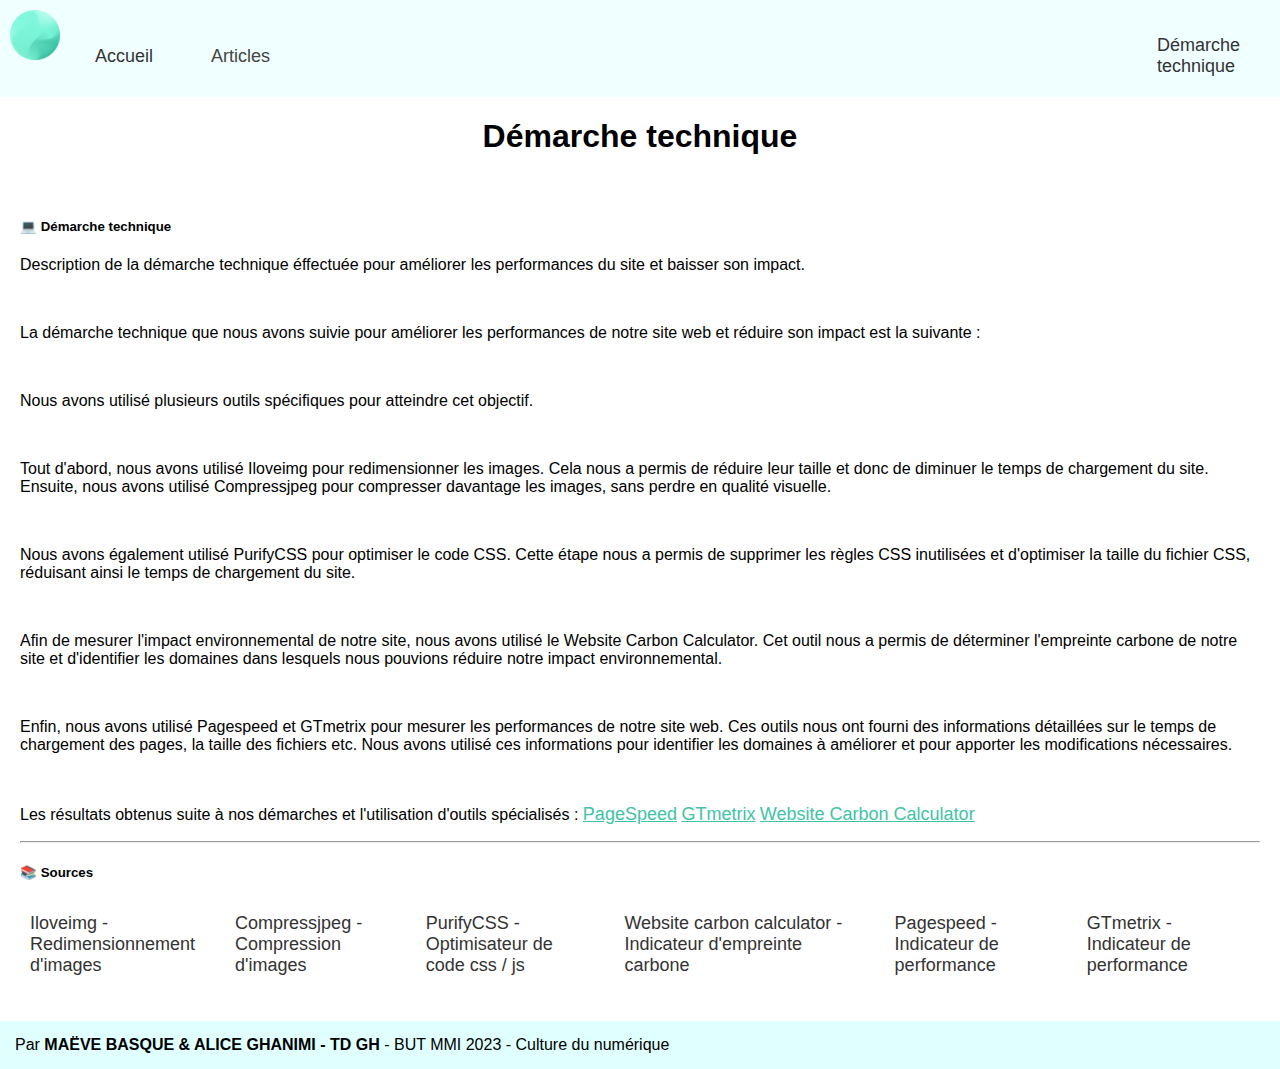
<file: technique.html>
<!DOCTYPE html>
<html lang="fr">
  <head>
    <meta charset="UTF-8">
    <meta name="viewport" content="width=device-width, initial-scale=1.0">
    <link rel="stylesheet" href="css/style.css">
    <script src="js/script.js"></script>
    <title>Blog culture du numérique</title>
  </head>
  <body>

     <!-- Menu -->
     <nav>
       <a href="index.html"><img id="logo" src="images/logo.png" alt="Logo"></a>
       <ul id="ul-container">
         <li class="hover">
           <a id="acceuil" href="index.html">Accueil</a>
         </li>
         <!-- https://www.w3schools.com/howto/howto_js_collapsible.asp -->
         <li>
           <button type="button" class="hover collapsible">Articles</button>
           <ul class="content">
             <li><a href="article.html">Le numérique permet-il de réduire nos impacts environnementaux ?</a></li>
             <li><a href="article2.html">Le télétravail, une solution écologique ?</a></li>
             <li><a href="article3.html">La dématérialisation : quel impact environnemental ?</a></li>
             <li><a href="article4.html">Le E-commerce et l'environnement : des impacts contrastés</a></li>
             <li><a href="article5.html">Les déchets électroniques : un enjeu majeur pour notre environnement numérique</a></li>
           </ul>
         </li>
         <li class="hover">
           <a href="technique.html">Démarche technique</a>
         </li>
       </ul>
     </nav>

      <header class="mt-5 mb-2 p-5">
        <h1 class="bold">Démarche technique</h1>
      </header>

      <!-- Articles -->
     <div class="main row">
      <div class="card">
        <div class="card-body">
          <h5 class="card-title">💻 Démarche technique</h5>
          <p class="card-text col-md-8">Description de la démarche technique éffectuée pour améliorer les performances du site et baisser son impact.</p>
          <br>
          <p>La démarche technique que nous avons suivie pour améliorer les performances de notre site web et réduire son impact est la suivante :</p>
          <br>
          <p>Nous avons utilisé plusieurs outils spécifiques pour atteindre cet objectif.</p>
          <br>
          <p>Tout d'abord, nous avons utilisé Iloveimg pour redimensionner les images. Cela nous a permis de réduire leur taille et donc de diminuer le temps de chargement du site. Ensuite, nous avons utilisé Compressjpeg pour compresser davantage les images, sans perdre en qualité visuelle.</p>
          <br>
          <p>Nous avons également utilisé PurifyCSS pour optimiser le code CSS. Cette étape nous a permis de supprimer les règles CSS inutilisées et d'optimiser la taille du fichier CSS, réduisant ainsi le temps de chargement du site.</p>
          <br>
          <p>Afin de mesurer l'impact environnemental de notre site, nous avons utilisé le Website Carbon Calculator. Cet outil nous a permis de déterminer l'empreinte carbone de notre site et d'identifier les domaines dans lesquels nous pouvions réduire notre impact environnemental.</p>
          <br>
          <p>Enfin, nous avons utilisé Pagespeed et GTmetrix pour mesurer les performances de notre site web. Ces outils nous ont fourni des informations détaillées sur le temps de chargement des pages, la taille des fichiers etc. Nous avons utilisé ces informations pour identifier les domaines à améliorer et pour apporter les modifications nécessaires.</p>
          <br>
          <p>Les résultats obtenus suite à nos démarches et l'utilisation d'outils spécialisés :
            <a href="https://pagespeed.web.dev/analysis/http-mmi22g02-mmi-troyes-fr-wr204/9hvou7tiu3?form_factor=desktop">PageSpeed</a>
            <a href="https://gtmetrix.com/reports/mmi22g02.mmi-troyes.fr/UUARtj2M/">GTmetrix</a>
            <a href="https://www.websitecarbon.com/website/mmi22g02-mmi-troyes-fr-wr204/">Website Carbon Calculator</a>
          </p>
          <hr>
          <h5 class="card-title">📚 Sources</h5>
          <ul>
            <li><a href="https://www.iloveimg.com/resize-image#resize-options,pixels" target="_blank">Iloveimg - Redimensionnement d'images</a></li>
            <li><a href="https://compressjpeg.com/fr/" target="_blank">Compressjpeg - Compression d'images</a></li>
            <li><a href="https://purifycss.online/" target="_blank">PurifyCSS - Optimisateur de code css / js</a></li>
            <li><a href="https://www.websitecarbon.com/" target="_blank">Website carbon calculator - Indicateur d'empreinte carbone</a></li>
            <li><a href="https://pagespeed.web.dev/" target="_blank">Pagespeed - Indicateur de performance</a></li>
            <li><a href="https://gtmetrix.com/" target="_blank">GTmetrix - Indicateur de performance </a></li>
          </ul>
        </div>
      </div>
    </div>

  <!-- Footer -->
    <footer>
      <p>Par <span style="font-weight: bold; text-transform: uppercase;">Maëve Basque & Alice Ghanimi - TD GH</span> - BUT MMI 2023 - Culture du numérique</p>
    </footer>

  </body>
</html>
</file>
<file: css/style.css>
body{font-family:Arial,sans-serif;font-size:16px;margin:0;padding:0}nav{padding:10px;display:flex}button,nav{background-color:Azure}.content-nav{display:flex;align-items:center}#ul-container{margin-top:15px;margin-left:15px}ul{list-style-type:none;margin:0;padding:0;display:flex;align-items:center}li{display:inline-block;margin-right:20px}li a{display:block;color:#333;text-align:center;padding:10px;text-decoration:none;text-align:left}a#acceuil{padding:20px}a,button{font-size:18px}.content li:hover,.hover:hover{border:1px solid #7fffd4;background-color:#e0ffff}.collapsible{color:#444;cursor:pointer;padding:18px;border:none;text-align:left;outline:0}.content{padding:0;max-height:0;overflow:hidden;transition:max-height .2s ease-out}.content li{display:block;white-space:nowrap;overflow:hidden;text-overflow:ellipsis;margin-bottom:10px;margin:30px}.content li a{white-space:normal;font-size:15px}#index-container,.article a,.article h5,.article p{padding:20px}#index-container{display:flex;flex-direction:column;align-items:center}#header{border-radius:30px}.main{display:flex;flex-wrap:wrap;justify-content:center}.article{height:900px;border-radius:20px;background:#ececfa;margin:50px}.article img{border-radius:20px 20px 0 0}.article{width:500px}.article h5{font-size:16px}.article a{background-color:#b695ff;padding:15px;border-radius:30px;color:#fff;text-decoration:none;margin-left:20px}h1{text-align:center}.article-complet{width:80%}footer{margin-top:15px;background-color:#e0ffff}footer p{padding:15px;margin:0}.article img{width:500px; height:500px}#logo{width:50px;height:50px}#header{width:820px;height:312px}.card-body{padding:20px}.card-body p a{color:#3fc3a7}
</file>
